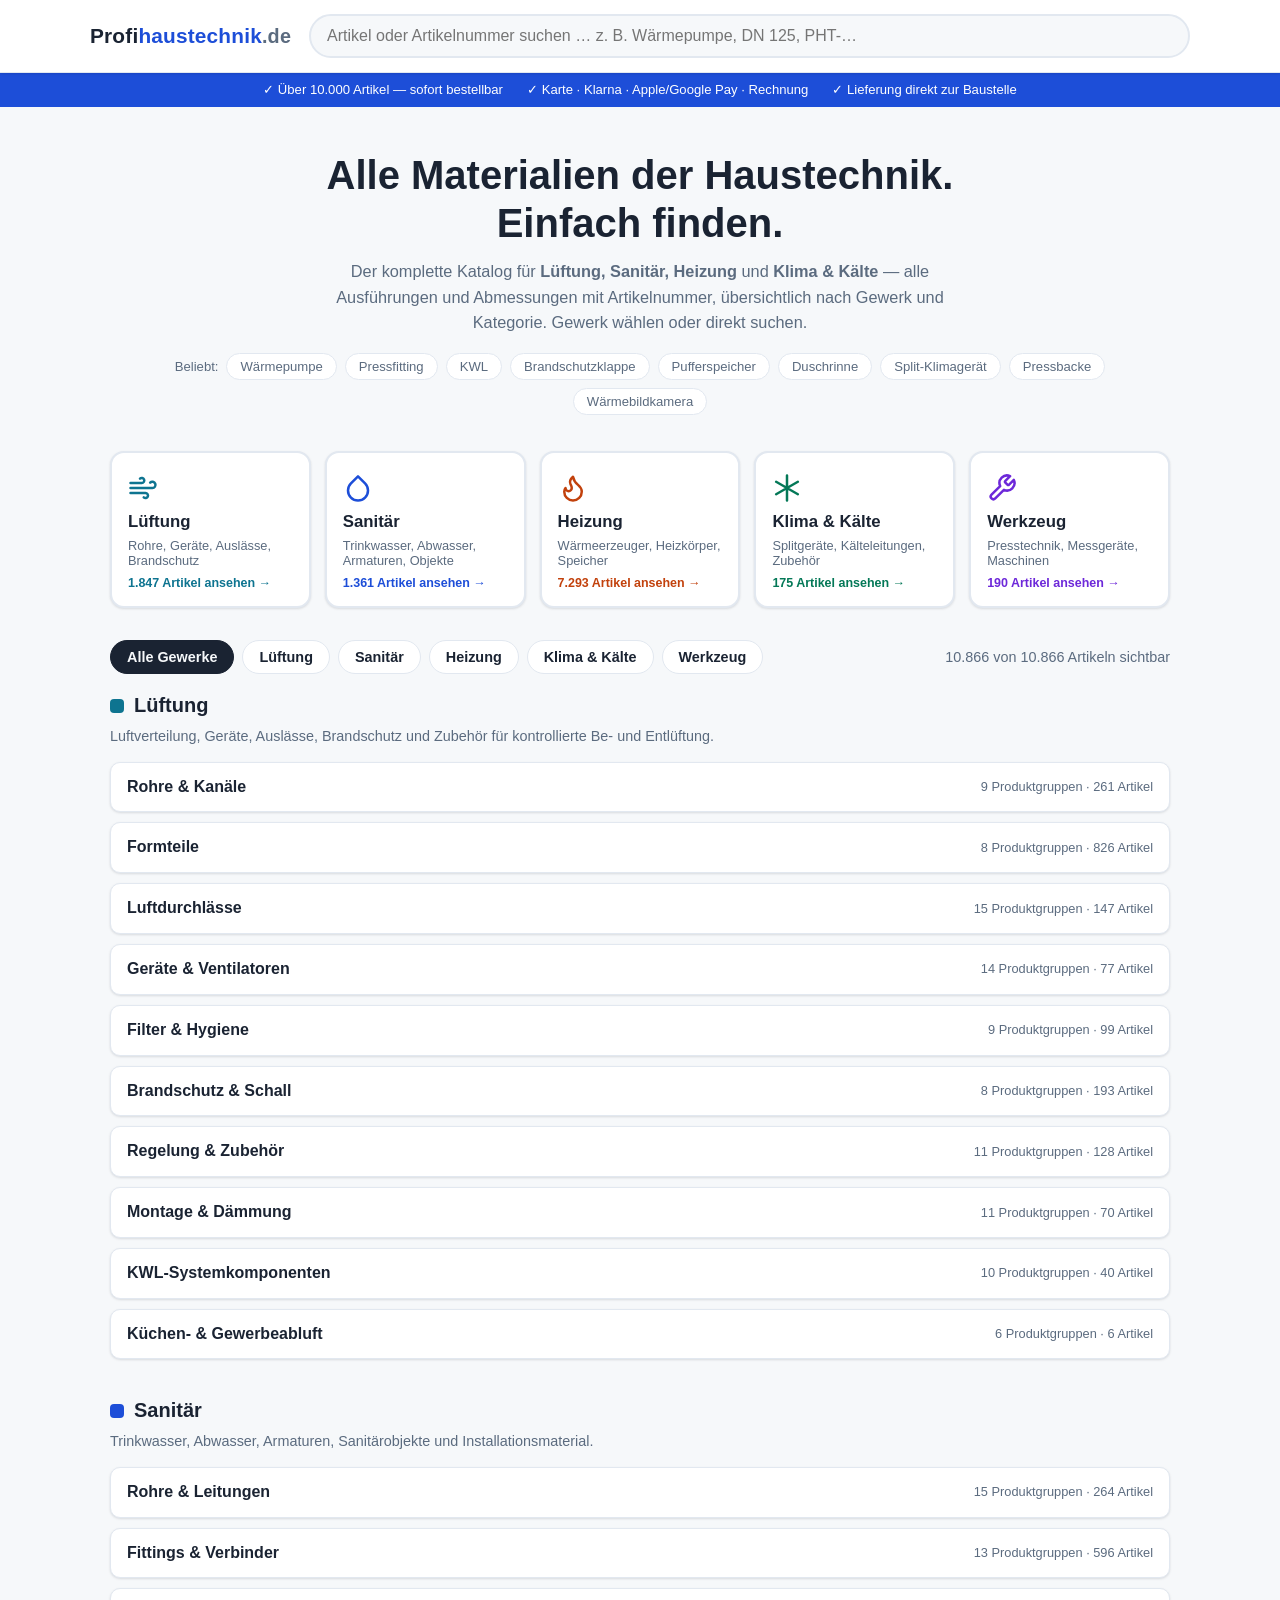
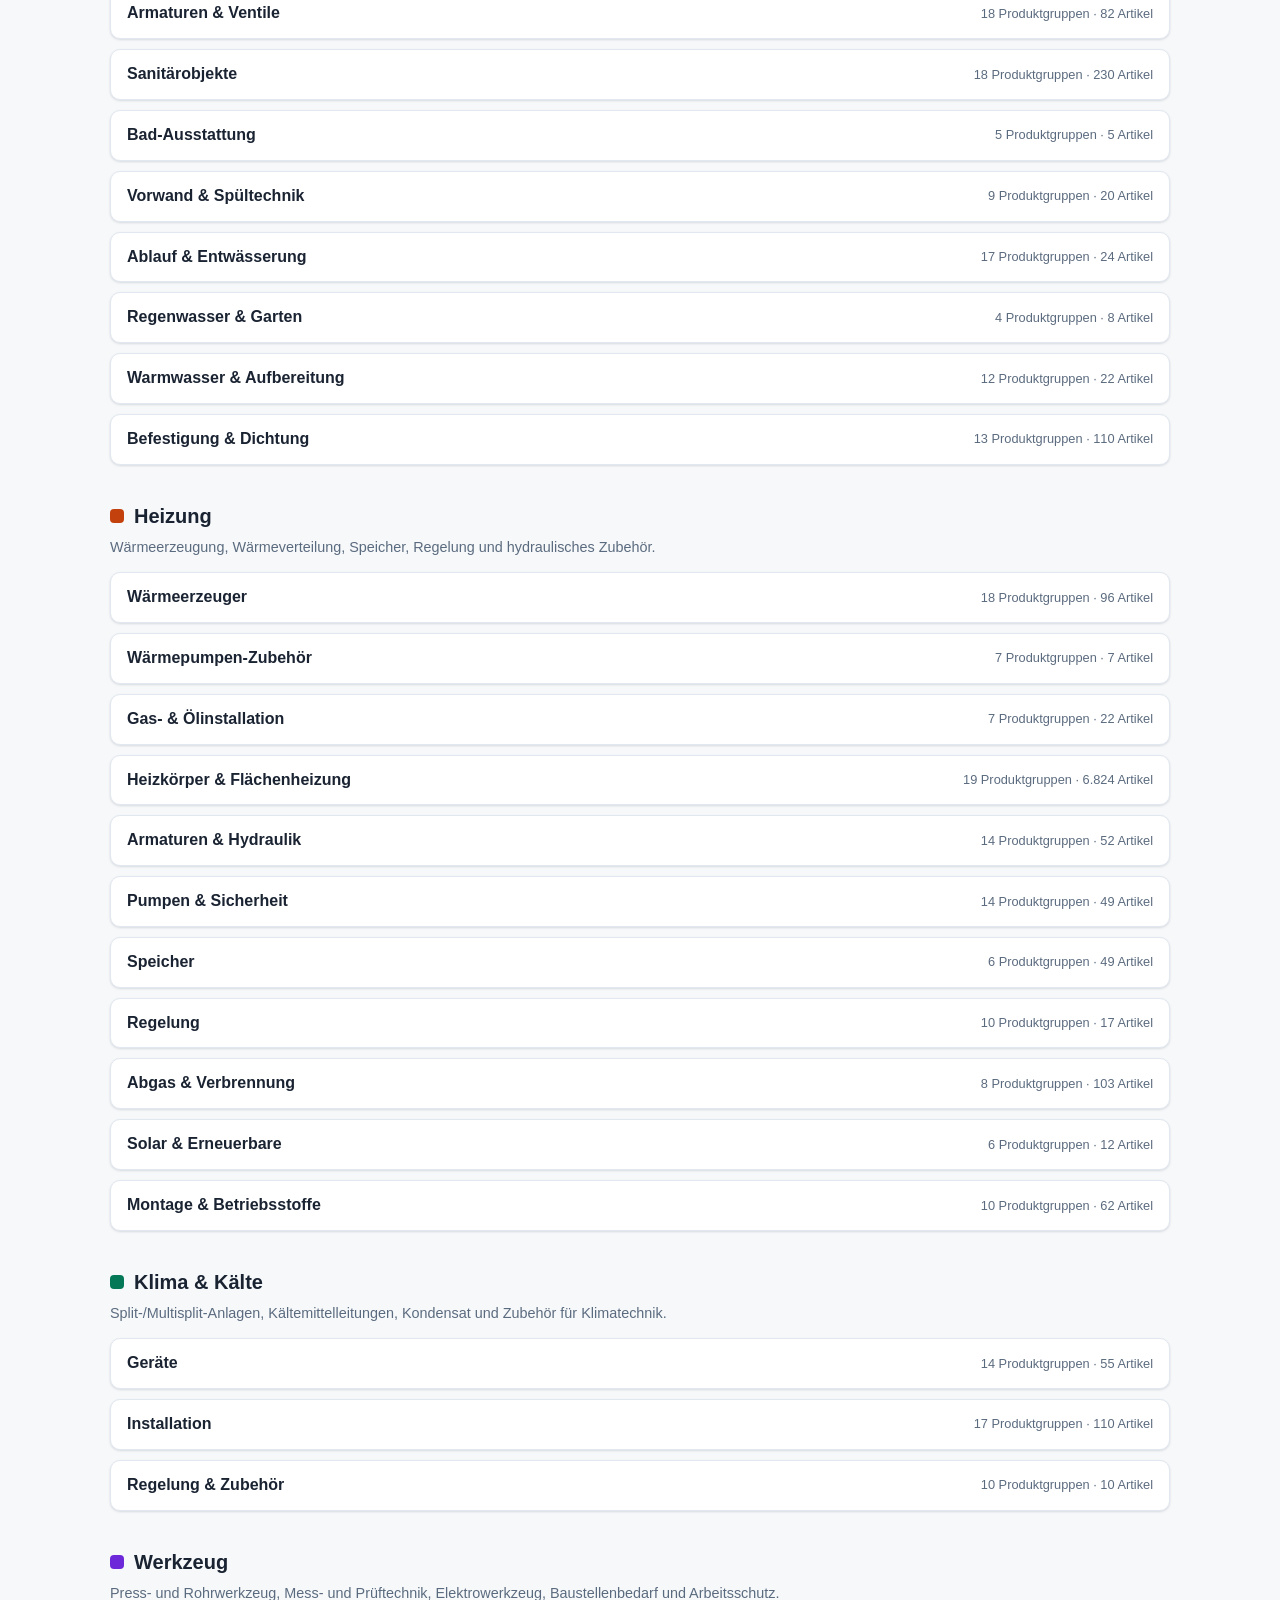
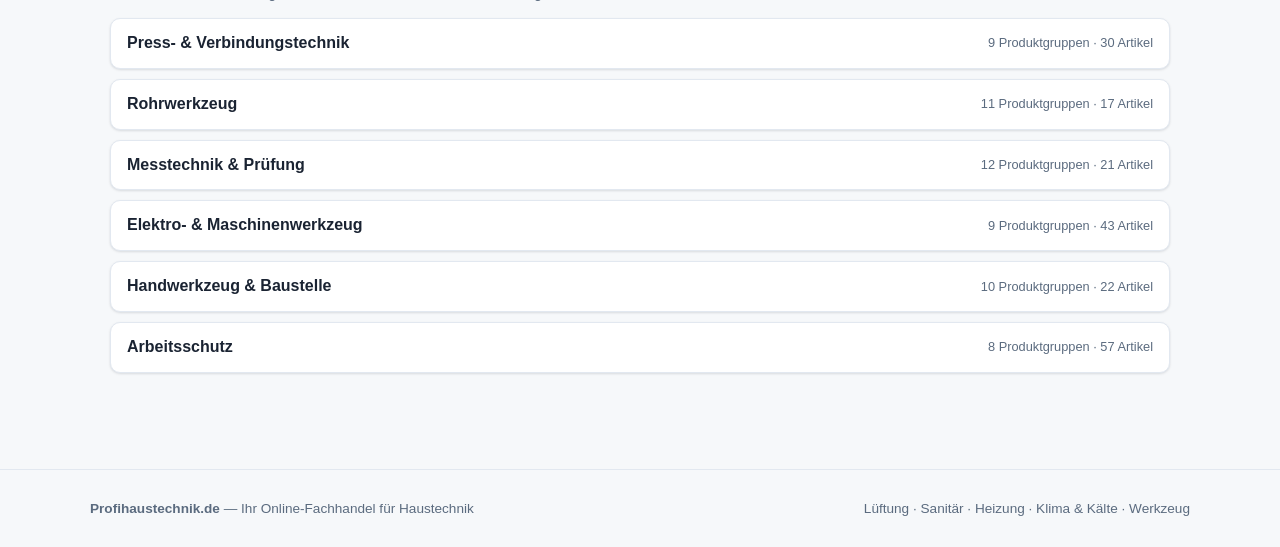
<file: website/index.html>
<!DOCTYPE html>
<html lang="de">
<head>
<meta charset="UTF-8">
<meta name="viewport" content="width=device-width, initial-scale=1.0">
<title>Profihaustechnik.de — Materialien für Lüftung, Sanitär, Heizung & Klima</title>
<meta name="description" content="Profihaustechnik.de — der Online-Fachhandel für Haustechnik: über 10.000 Artikel für Lüftung, Sanitär, Heizung, Klima und Werkzeug. Sofort bestellbar.">
<style>
  :root {
    --bg: #f6f8fa;
    --surface: #ffffff;
    --text: #1a2332;
    --muted: #5b6b7f;
    --border: #e2e8f0;
    --shadow: 0 1px 3px rgba(16, 24, 40, .08), 0 1px 2px rgba(16, 24, 40, .05);
    --lueftung: #0e7490;
    --lueftung-bg: #e0f2f8;
    --sanitaer: #1d4ed8;
    --sanitaer-bg: #e3eafc;
    --heizung: #c2410c;
    --heizung-bg: #fdeadd;
    --klima: #047857;
    --klima-bg: #dcf2ea;
    --werkzeug: #6d28d9;
    --werkzeug-bg: #ede9fe;
    --accent: #1a2332;
  }
  @media (prefers-color-scheme: dark) {
    :root {
      --bg: #0f1520;
      --surface: #1a2332;
      --text: #e8edf4;
      --muted: #9aa8bb;
      --border: #2c3a4f;
      --shadow: 0 1px 3px rgba(0, 0, 0, .4);
      --lueftung: #38bdf8;
      --lueftung-bg: #103247;
      --sanitaer: #93b4f8;
      --sanitaer-bg: #1c2c52;
      --heizung: #fb923c;
      --heizung-bg: #43261263;
      --klima: #34d399;
      --klima-bg: #0c3328;
      --werkzeug: #a78bfa;
      --werkzeug-bg: #2a2150;
      --accent: #e8edf4;
    }
  }
  * { margin: 0; padding: 0; box-sizing: border-box; }
  html { scroll-behavior: smooth; }
  body {
    font-family: -apple-system, BlinkMacSystemFont, "Segoe UI", Roboto, "Helvetica Neue", Arial, sans-serif;
    background: var(--bg);
    color: var(--text);
    line-height: 1.55;
  }
  header.top {
    background: var(--surface);
    border-bottom: 1px solid var(--border);
    padding: 14px 20px;
    position: sticky;
    top: 0;
    z-index: 20;
    box-shadow: var(--shadow);
  }
  .top-inner {
    max-width: 1100px;
    margin: 0 auto;
    display: flex;
    align-items: center;
    gap: 18px;
    flex-wrap: wrap;
  }
  .logo {
    font-size: 1.3rem;
    font-weight: 800;
    letter-spacing: .2px;
    text-decoration: none;
    color: var(--text);
    white-space: nowrap;
  }
  .logo span { color: var(--sanitaer); }
  .logo em { font-style: normal; color: var(--muted); font-weight: 600; font-size: .95em; }
  #suche {
    flex: 1 1 260px;
    padding: 11px 16px;
    border: 2px solid var(--border);
    border-radius: 999px;
    font-size: 1rem;
    background: var(--bg);
    color: var(--text);
    outline: none;
    transition: border-color .15s;
  }
  #suche:focus { border-color: var(--sanitaer); }
  .usp {
    background: var(--sanitaer);
    color: #fff;
    font-size: .82rem;
    padding: 7px 20px;
  }
  .usp-inner {
    max-width: 1100px;
    margin: 0 auto;
    display: flex;
    gap: 24px;
    flex-wrap: wrap;
    justify-content: center;
  }
  .hero {
    max-width: 1100px;
    margin: 0 auto;
    padding: 44px 20px 10px;
    text-align: center;
  }
  .hero h1 { font-size: clamp(1.6rem, 4vw, 2.5rem); line-height: 1.2; }
  .hero p {
    color: var(--muted);
    max-width: 640px;
    margin: 12px auto 0;
    font-size: 1.02rem;
  }
  .beliebt {
    display: flex;
    gap: 8px;
    flex-wrap: wrap;
    justify-content: center;
    margin-top: 18px;
  }
  .beliebt .tag {
    border: 1px solid var(--border);
    background: var(--surface);
    color: var(--muted);
    border-radius: 999px;
    padding: 5px 13px;
    font-size: .82rem;
    cursor: pointer;
  }
  .beliebt .tag:hover { color: var(--text); border-color: var(--sanitaer); }
  .kacheln {
    max-width: 1100px;
    margin: 26px auto 8px;
    padding: 0 20px;
    display: grid;
    grid-template-columns: repeat(auto-fit, minmax(200px, 1fr));
    gap: 14px;
  }
  .kachel {
    background: var(--surface);
    border: 2px solid var(--border);
    border-radius: 14px;
    padding: 20px 16px 16px;
    text-align: left;
    cursor: pointer;
    color: var(--text);
    display: flex;
    flex-direction: column;
    gap: 6px;
    transition: transform .12s, border-color .12s;
    box-shadow: var(--shadow);
  }
  .kachel:hover { transform: translateY(-3px); }
  .kachel-icon svg { width: 30px; height: 30px; }
  .kachel-name { font-weight: 700; font-size: 1.05rem; }
  .kachel-kurz { color: var(--muted); font-size: .8rem; }
  .kachel-info { font-size: .78rem; font-weight: 600; margin-top: 2px; }
  .kachel.k-lueftung .kachel-icon, .kachel.k-lueftung .kachel-info { color: var(--lueftung); }
  .kachel.k-sanitaer .kachel-icon, .kachel.k-sanitaer .kachel-info { color: var(--sanitaer); }
  .kachel.k-heizung .kachel-icon, .kachel.k-heizung .kachel-info { color: var(--heizung); }
  .kachel.k-klima .kachel-icon, .kachel.k-klima .kachel-info { color: var(--klima); }
  .kachel.k-werkzeug .kachel-icon, .kachel.k-werkzeug .kachel-info { color: var(--werkzeug); }
  .kachel.k-lueftung.gewaehlt { border-color: var(--lueftung); background: var(--lueftung-bg); }
  .kachel.k-sanitaer.gewaehlt { border-color: var(--sanitaer); background: var(--sanitaer-bg); }
  .kachel.k-heizung.gewaehlt { border-color: var(--heizung); background: var(--heizung-bg); }
  .kachel.k-klima.gewaehlt { border-color: var(--klima); background: var(--klima-bg); }
  .kachel.k-werkzeug.gewaehlt { border-color: var(--werkzeug); background: var(--werkzeug-bg); }
  .katalog-kopf {
    display: flex;
    justify-content: space-between;
    align-items: center;
    gap: 12px;
    flex-wrap: wrap;
    margin-bottom: 16px;
  }
  .werkzeuge { display: flex; align-items: center; gap: 12px; flex-wrap: wrap; }
  .klein {
    border: 1px solid var(--border);
    background: var(--surface);
    color: var(--text);
    border-radius: 8px;
    padding: 6px 12px;
    font-size: .82rem;
    cursor: pointer;
  }
  #nachOben {
    position: fixed;
    right: 18px;
    bottom: 18px;
    width: 44px;
    height: 44px;
    border-radius: 50%;
    border: 1px solid var(--border);
    background: var(--surface);
    color: var(--text);
    font-size: 1.2rem;
    cursor: pointer;
    box-shadow: var(--shadow);
    display: none;
    z-index: 30;
  }
  main { max-width: 1100px; margin: 0 auto; padding: 24px 20px 60px; }
  .statistik { color: var(--muted); font-size: .9rem; }
  .gewerk { margin-bottom: 36px; }
  .gewerk-titel {
    display: flex;
    align-items: center;
    gap: 10px;
    font-size: 1.25rem;
    margin-bottom: 4px;
  }
  .gewerk-titel .punkt { width: 14px; height: 14px; border-radius: 4px; flex: none; }
  .gewerk-beschreibung { color: var(--muted); font-size: .9rem; margin-bottom: 14px; }
  .kategorie { margin-bottom: 10px; }
  .kategorie-kopf {
    width: 100%;
    text-align: left;
    display: flex;
    justify-content: space-between;
    align-items: center;
    gap: 10px;
    padding: 12px 16px;
    background: var(--surface);
    border: 1px solid var(--border);
    border-radius: 10px;
    cursor: pointer;
    font-size: 1rem;
    font-weight: 600;
    color: var(--text);
    box-shadow: var(--shadow);
  }
  .kategorie-kopf .anzahl {
    font-size: .8rem;
    color: var(--muted);
    font-weight: 500;
    white-space: nowrap;
  }
  .material-raster {
    display: grid;
    grid-template-columns: repeat(auto-fill, minmax(280px, 1fr));
    gap: 8px;
    padding: 12px 4px 4px;
  }
  .material {
    background: var(--surface);
    border: 1px solid var(--border);
    border-radius: 12px;
    overflow: hidden;
    display: flex;
    flex-direction: column;
  }
  .material .bild {
    height: 92px;
    display: flex;
    align-items: center;
    justify-content: center;
    flex: none;
    position: relative;
    overflow: hidden;
  }
  .material .bild svg { width: 54px; height: 54px; }
  .material .bild img { position: relative; z-index: 1; background: #fff; }
  .material.g-lueftung .bild { background: var(--lueftung-bg); color: var(--lueftung); }
  .material.g-sanitaer .bild { background: var(--sanitaer-bg); color: var(--sanitaer); }
  .material.g-heizung .bild { background: var(--heizung-bg); color: var(--heizung); }
  .material.g-klima .bild { background: var(--klima-bg); color: var(--klima); }
  .material.g-werkzeug .bild { background: var(--werkzeug-bg); color: var(--werkzeug); }
  .material .inhalt { padding: 10px 12px; }
  .material .name { font-weight: 600; font-size: .92rem; }
  .material .detail { color: var(--muted); font-size: .8rem; margin-top: 2px; }
  .material .var-info {
    display: flex;
    justify-content: space-between;
    align-items: center;
    gap: 8px;
    margin-top: 8px;
    font-size: .78rem;
    color: var(--muted);
  }
  .material .var-knopf {
    border: 1px solid var(--border);
    background: var(--bg);
    color: var(--text);
    border-radius: 6px;
    padding: 3px 10px;
    font-size: .76rem;
    cursor: pointer;
    white-space: nowrap;
  }
  .varianten { margin-top: 8px; border-top: 1px dashed var(--border); padding-top: 6px; }
  .var-zeile {
    display: flex;
    justify-content: space-between;
    gap: 10px;
    font-size: .78rem;
    padding: 3px 0;
    border-bottom: 1px solid var(--border);
  }
  .var-zeile:last-of-type { border-bottom: none; }
  .var-zeile .artnr {
    color: var(--muted);
    font-family: ui-monospace, "SF Mono", Consolas, monospace;
    font-size: .72rem;
    white-space: nowrap;
  }
  .mehr-knopf {
    width: 100%;
    margin-top: 6px;
    border: 1px dashed var(--border);
    background: none;
    color: var(--muted);
    border-radius: 6px;
    padding: 5px;
    font-size: .76rem;
    cursor: pointer;
  }
  .merk-plus {
    border: 1px solid var(--border);
    background: var(--bg);
    color: var(--sanitaer);
    border-radius: 6px;
    width: 24px;
    height: 24px;
    font-size: 1rem;
    line-height: 1;
    cursor: pointer;
    flex: none;
  }
  .merk-plus:hover { border-color: var(--sanitaer); }
  #merklisteKnopf {
    position: fixed;
    left: 18px;
    bottom: 18px;
    border: none;
    background: var(--sanitaer);
    color: #fff;
    border-radius: 999px;
    padding: 12px 20px;
    font-size: .9rem;
    font-weight: 700;
    cursor: pointer;
    box-shadow: 0 4px 14px rgba(0,0,0,.25);
    z-index: 30;
    display: none;
  }
  #merkPanel {
    position: fixed;
    inset: 0;
    background: rgba(10, 15, 25, .55);
    z-index: 40;
    display: none;
    align-items: flex-end;
    justify-content: center;
  }
  #merkPanel.offen { display: flex; }
  .merk-inhalt {
    background: var(--surface);
    color: var(--text);
    width: 100%;
    max-width: 640px;
    max-height: 80vh;
    border-radius: 16px 16px 0 0;
    padding: 18px;
    overflow-y: auto;
  }
  .merk-kopf { display: flex; justify-content: space-between; align-items: center; margin-bottom: 10px; }
  .merk-kopf h3 { font-size: 1.1rem; }
  .merk-zeile {
    display: flex;
    align-items: center;
    gap: 10px;
    padding: 8px 0;
    border-bottom: 1px solid var(--border);
    font-size: .85rem;
  }
  .merk-zeile .info { flex: 1; min-width: 0; }
  .merk-zeile .info .artnr { display: block; }
  .merk-zeile .menge {
    display: flex;
    align-items: center;
    gap: 6px;
  }
  .merk-zeile .menge button {
    width: 26px; height: 26px;
    border: 1px solid var(--border);
    background: var(--bg);
    color: var(--text);
    border-radius: 6px;
    cursor: pointer;
  }
  .merk-aktionen { display: flex; gap: 10px; margin-top: 14px; flex-wrap: wrap; align-items: center; }
  .merk-aktionen .haupt {
    flex: 1 1 200px;
    background: var(--sanitaer);
    color: #fff;
    border: none;
    border-radius: 10px;
    padding: 12px;
    font-size: .95rem;
    font-weight: 700;
    cursor: pointer;
  }
  .merk-aktionen .haupt.zweit { background: var(--klima); }
  .merk-hinweis { color: var(--muted); font-size: .78rem; margin-top: 10px; }
  .merk-summe {
    text-align: right;
    font-size: 1.05rem;
    font-weight: 700;
    padding: 10px 0 2px;
  }
  .merk-summe small { color: var(--muted); font-weight: 400; }
  .merk-felder { display: grid; grid-template-columns: 1fr 1fr; gap: 8px; margin-top: 10px; }
  .merk-felder input {
    padding: 9px 12px;
    border: 1px solid var(--border);
    border-radius: 8px;
    background: var(--bg);
    color: var(--text);
    font-size: .85rem;
    outline: none;
  }
  .merk-felder input:focus { border-color: var(--sanitaer); }
  .merk-felder input#kundeAdresse { grid-column: 1 / -1; }
  .var-preis { font-weight: 700; white-space: nowrap; }
  .leer {
    text-align: center;
    color: var(--muted);
    padding: 60px 20px;
    display: none;
  }
  mark { background: #ffe58f; color: #1a2332; border-radius: 3px; padding: 0 2px; }
  footer {
    border-top: 1px solid var(--border);
    padding: 28px 20px;
    color: var(--muted);
    font-size: .85rem;
  }
  .footer-inner {
    max-width: 1100px;
    margin: 0 auto;
    display: flex;
    justify-content: space-between;
    gap: 16px;
    flex-wrap: wrap;
  }
  @media (max-width: 600px) {
    .logo { font-size: 1.1rem; }
    .usp-inner { gap: 8px; font-size: .75rem; }
    .material-raster { grid-template-columns: 1fr; }
    .kacheln { grid-template-columns: 1fr 1fr; }
  }
</style>
</head>
<body>

<header class="top">
  <div class="top-inner">
    <a class="logo" href="#" id="logoLink">Profi<span>haustechnik</span><em>.de</em></a>
    <input id="suche" type="search" placeholder="Artikel oder Artikelnummer suchen … z. B. Wärmepumpe, DN 125, PHT-…" autocomplete="off">
  </div>
</header>

<div class="usp">
  <div class="usp-inner">
    <span>✓ Über 10.000 Artikel — sofort bestellbar</span>
    <span>✓ Karte · Klarna · Apple/Google Pay · Rechnung</span>
    <span>✓ Lieferung direkt zur Baustelle</span>
  </div>
</div>

<section class="hero">
  <h1>Alle Materialien der Haustechnik.<br>Einfach finden.</h1>
  <p>Der komplette Katalog für <strong>Lüftung, Sanitär, Heizung</strong> und <strong>Klima &amp; Kälte</strong> — alle Ausführungen und Abmessungen mit Artikelnummer, übersichtlich nach Gewerk und Kategorie. Gewerk wählen oder direkt suchen.</p>
  <div class="beliebt" id="beliebt"></div>
</section>

<nav class="kacheln" id="kacheln" aria-label="Gewerke"></nav>

<main id="katalogStart">
  <div class="katalog-kopf">
    <div class="chips" id="chips" style="display:flex;gap:8px;flex-wrap:wrap"></div>
    <div class="werkzeuge">
      <span class="statistik" id="statistik">Katalog wird geladen …</span>
    </div>
  </div>
  <div id="katalog"></div>
  <div class="leer" id="leer">Keine Artikel gefunden. Suchbegriff anpassen oder Filter zurücksetzen.</div>
</main>

<button id="nachOben" title="Nach oben" aria-label="Nach oben">↑</button>
<button id="merklisteKnopf">Warenkorb (0)</button>

<div id="merkPanel">
  <div class="merk-inhalt">
    <div class="merk-kopf">
      <h3>Warenkorb</h3>
      <button class="klein" id="merkSchliessen">Schließen</button>
    </div>
    <div id="merkListe"></div>
    <div class="merk-summe" id="merkSumme"></div>
    <div class="merk-felder">
      <input id="kundeName" placeholder="Name / Firma *">
      <input id="kundeMail" type="email" placeholder="E-Mail">
      <input id="kundeTel" placeholder="Telefon">
      <input id="kundeAdresse" placeholder="Lieferadresse (Straße, PLZ, Ort) *">
    </div>
    <div class="merk-aktionen">
      <button class="haupt" id="kaufenOnline">Jetzt online bezahlen</button>
      <button class="haupt zweit" id="kaufenRechnung">Auf Rechnung bestellen</button>
      <button class="klein" id="merkLeeren">Leeren</button>
    </div>
    <p class="merk-hinweis" id="merkStatus"></p>
    <p class="merk-hinweis">Zahlarten: Karte · Apple Pay · Google Pay · Klarna · SEPA · Kauf auf Rechnung.
    Alle Preise inkl. 19 % MwSt., zzgl. Versand. Adressfelder (*) nur für Kauf auf Rechnung nötig —
    bei Online-Zahlung fragt die sichere Bezahlseite die Adresse ab.</p>
  </div>
</div>

<footer>
  <div class="footer-inner">
    <div><strong>Profihaustechnik.de</strong> — Ihr Online-Fachhandel für Haustechnik</div>
    <div>Lüftung · Sanitär · Heizung · Klima &amp; Kälte · Werkzeug</div>
  </div>
</footer>

<style>
  .chip {
    padding: 8px 16px;
    border-radius: 999px;
    border: 1px solid var(--border);
    background: var(--surface);
    color: var(--text);
    cursor: pointer;
    font-size: .9rem;
    font-weight: 600;
  }
  .chip.aktiv-alle { background: var(--accent); color: var(--bg); border-color: var(--accent); }
  .chip.aktiv-lueftung { background: var(--lueftung); color: #fff; border-color: var(--lueftung); }
  .chip.aktiv-sanitaer { background: var(--sanitaer); color: #fff; border-color: var(--sanitaer); }
  .chip.aktiv-heizung { background: var(--heizung); color: #fff; border-color: var(--heizung); }
  .chip.aktiv-klima { background: var(--klima); color: #fff; border-color: var(--klima); }
  .chip.aktiv-werkzeug { background: var(--werkzeug); color: #fff; border-color: var(--werkzeug); }
</style>

<script>
const GEWERKE = {
  lueftung: { name: "Lüftung", kurz: "Rohre, Geräte, Auslässe, Brandschutz", beschreibung: "Luftverteilung, Geräte, Auslässe, Brandschutz und Zubehör für kontrollierte Be- und Entlüftung." },
  sanitaer: { name: "Sanitär", kurz: "Trinkwasser, Abwasser, Armaturen, Objekte", beschreibung: "Trinkwasser, Abwasser, Armaturen, Sanitärobjekte und Installationsmaterial." },
  heizung:  { name: "Heizung", kurz: "Wärmeerzeuger, Heizkörper, Speicher", beschreibung: "Wärmeerzeugung, Wärmeverteilung, Speicher, Regelung und hydraulisches Zubehör." },
  klima:    { name: "Klima & Kälte", kurz: "Splitgeräte, Kälteleitungen, Zubehör", beschreibung: "Split-/Multisplit-Anlagen, Kältemittelleitungen, Kondensat und Zubehör für Klimatechnik." },
  werkzeug: { name: "Werkzeug", kurz: "Presstechnik, Messgeräte, Maschinen", beschreibung: "Press- und Rohrwerkzeug, Mess- und Prüftechnik, Elektrowerkzeug, Baustellenbedarf und Arbeitsschutz." }
};

const ICONS = {
  lueftung: '<svg viewBox="0 0 24 24" fill="none" stroke="currentColor" stroke-width="2" stroke-linecap="round"><path d="M9.59 4.59A2 2 0 1 1 11 8H2m10.59 11.41A2 2 0 1 0 14 16H2m15.73-8.27A2.5 2.5 0 1 1 19.5 12H2"/></svg>',
  sanitaer: '<svg viewBox="0 0 24 24" fill="none" stroke="currentColor" stroke-width="2" stroke-linejoin="round"><path d="M12 2.69l5.66 5.66a8 8 0 1 1-11.31 0z"/></svg>',
  heizung:  '<svg viewBox="0 0 24 24" fill="none" stroke="currentColor" stroke-width="2" stroke-linejoin="round"><path d="M8.5 14.5A2.5 2.5 0 0 0 11 12c0-1.38-.5-2-1-3-1.07-2.14-.22-4.05 2-6 .5 2.5 2 4.9 4 6.5 2 1.6 3 3.5 3 5.5a7 7 0 1 1-14 0c0-1.15.43-2.29 1-3a2.5 2.5 0 0 0 2.5 2.5z"/></svg>',
  klima:    '<svg viewBox="0 0 24 24" fill="none" stroke="currentColor" stroke-width="2" stroke-linecap="round"><path d="M12 2v20M3.3 7l17.4 10M20.7 7L3.3 17"/></svg>',
  werkzeug: '<svg viewBox="0 0 24 24" fill="none" stroke="currentColor" stroke-width="2" stroke-linecap="round" stroke-linejoin="round"><path d="M14.7 6.3a1 1 0 0 0 0 1.4l1.6 1.6a1 1 0 0 0 1.4 0l3.77-3.77a6 6 0 0 1-7.94 7.94l-6.91 6.91a2.12 2.12 0 0 1-3-3l6.91-6.91a6 6 0 0 1 7.94-7.94l-3.76 3.76z"/></svg>'
};

const BELIEBT = ["Wärmepumpe", "Pressfitting", "KWL", "Brandschutzklappe", "Pufferspeicher", "Duschrinne", "Split-Klimagerät", "Pressbacke", "Wärmebildkamera"];

// Produktbild je Kategorie (Linien-Illustration, gefärbt je Gewerk)
const S = (inhalt) => `<svg viewBox="0 0 24 24" fill="none" stroke="currentColor" stroke-width="1.5" stroke-linecap="round" stroke-linejoin="round">${inhalt}</svg>`;
const KAT_BILD = {
  "Rohre & Kanäle": S('<path d="M3 7h9a6 6 0 0 1 6 6v8"/><path d="M3 11h9a2 2 0 0 1 2 2v8"/><path d="M3 7v4M18 21h-4"/>'),
  "Rohre & Leitungen": S('<path d="M3 7h9a6 6 0 0 1 6 6v8"/><path d="M3 11h9a2 2 0 0 1 2 2v8"/><path d="M3 7v4M18 21h-4"/>'),
  "Formteile": S('<path d="M3 8h18v4h-7v9h-4v-9H3z"/>'),
  "Fittings & Verbinder": S('<path d="M3 9h7v6H3zM14 9h7v6h-7z"/><path d="M10 10.5h4v3h-4z"/>'),
  "Luftdurchlässe": S('<circle cx="12" cy="12" r="9"/><path d="M7 9h10M7 12h10M7 15h10"/>'),
  "Geräte & Ventilatoren": S('<circle cx="12" cy="12" r="9"/><circle cx="12" cy="12" r="2"/><path d="M12 10V4.5M13.8 13l4.8 2.8M10.2 13l-4.8 2.8"/>'),
  "Filter & Hygiene": S('<rect x="5" y="4" width="14" height="16" rx="2"/><path d="M8 8h8M8 12h8M8 16h8" stroke-dasharray="2.2 2.2"/>'),
  "Brandschutz & Schall": S('<path d="M12 3l8 3v6c0 5-3.5 8-8 9-4.5-1-8-4-8-9V6z"/><path d="M12 8c-2 2.4-3 3.4-3 4.8a3 3 0 0 0 6 0c0-1.4-1-2.4-3-4.8z"/>'),
  "Regelung & Zubehör": S('<circle cx="12" cy="12" r="8"/><path d="M12 12l3.5-3.5"/><path d="M12 5.5V4M18.5 12H20M5.5 12H4"/>'),
  "Regelung": S('<circle cx="12" cy="12" r="8"/><path d="M12 12l3.5-3.5"/><path d="M12 5.5V4M18.5 12H20M5.5 12H4"/>'),
  "Montage & Dämmung": S('<circle cx="12" cy="10" r="6"/><path d="M12 16v5M9 19.5h6"/>'),
  "Befestigung & Dichtung": S('<circle cx="12" cy="10" r="6"/><path d="M12 16v5M9 19.5h6"/>'),
  "KWL-Systemkomponenten": S('<path d="M4 11l8-7 8 7"/><path d="M6 10v10h12V10"/><circle cx="12" cy="15" r="3"/><path d="M12 13.5v3M10.7 15.8l2.6-1.6"/>'),
  "Küchen- & Gewerbeabluft": S('<path d="M8 4h8l3 9H5z"/><path d="M3 13h18v3H3z"/><path d="M12 16v5"/>'),
  "Armaturen & Ventile": S('<path d="M5 8v8l7-4zM19 8v8l-7-4"/><path d="M12 12V6M9 6h6"/>'),
  "Armaturen & Hydraulik": S('<path d="M5 8v8l7-4zM19 8v8l-7-4"/><path d="M12 12V6M9 6h6"/>'),
  "Sanitärobjekte": S('<path d="M4 10h16v2a7 7 0 0 1-7 7h-2a7 7 0 0 1-7-7z"/><path d="M12 10V6a2 2 0 0 1 2-2h3"/>'),
  "Bad-Ausstattung": S('<circle cx="12" cy="9" r="5.5"/><path d="M8 20.5h8M12 14.5v6"/>'),
  "Vorwand & Spültechnik": S('<rect x="5" y="3" width="14" height="18" rx="2"/><rect x="8" y="6" width="8" height="4"/><circle cx="12" cy="15.5" r="2"/>'),
  "Ablauf & Entwässerung": S('<circle cx="12" cy="12" r="8.5"/><circle cx="12" cy="12" r="3"/><path d="M12 4v3M12 17v3M4 12h3M17 12h3"/>'),
  "Regenwasser & Garten": S('<path d="M7 15a4 4 0 1 1 1-7.9A5 5 0 0 1 17.5 9 3.5 3.5 0 0 1 17 16H7z"/><path d="M9 18.5l-1 2.5M13 18.5l-1 2.5M17 18.5l-1 2.5"/>'),
  "Warmwasser & Aufbereitung": S('<rect x="7" y="2.5" width="10" height="16" rx="4.5"/><path d="M12 8c-1.2 1.5-1.8 2.2-1.8 3.1a1.8 1.8 0 0 0 3.6 0c0-.9-.6-1.6-1.8-3.1z"/><path d="M9 18.5V21M15 18.5V21"/>'),
  "Wärmeerzeuger": S('<rect x="5" y="3" width="14" height="18" rx="2"/><path d="M12 8c-2 2.4-3 3.5-3 4.9a3 3 0 0 0 6 0c0-1.4-1-2.5-3-4.9z"/><path d="M8 21v1.5M16 21v1.5"/>'),
  "Wärmepumpen-Zubehör": S('<rect x="3" y="6" width="18" height="12" rx="2"/><circle cx="10" cy="12" r="3.5"/><path d="M10 8.5V12l2.4 1.6M17 9v6"/>'),
  "Gas- & Ölinstallation": S('<path d="M12 2.5c-2.6 3.2-4 4.9-4 6.8a4 4 0 0 0 8 0c0-1.9-1.4-3.6-4-6.8z"/><path d="M12 13.5V21M8.5 18h7"/>'),
  "Heizkörper & Flächenheizung": S('<path d="M5 5v14M8.5 5v14M12 5v14M15.5 5v14M19 5v14"/><path d="M5 8h14M5 16h14"/>'),
  "Pumpen & Sicherheit": S('<circle cx="12" cy="12" r="7.5"/><path d="M12 12l4.8-2.2M12 12l-1.6 4.9M12 12l-3-4.2"/><circle cx="12" cy="12" r="1.2"/>'),
  "Speicher": S('<rect x="7" y="2" width="10" height="20" rx="5"/><path d="M7 8.5h10M7 15.5h10"/>'),
  "Abgas & Verbrennung": S('<path d="M9 21V8l3-3.5L15 8v13"/><path d="M7.5 21h9"/><path d="M11 3.5c0-1.2 2-1.2 2 0"/>'),
  "Solar & Erneuerbare": S('<path d="M5 19l2.5-8h12L17 19z"/><path d="M8.5 14h9M7.5 16.5h9.5"/><circle cx="6" cy="5" r="2"/><path d="M6 1.5v1M2.5 5h1M8.5 5h1M3.8 2.8l.7.7"/>'),
  "Montage & Betriebsstoffe": S('<path d="M8 3h8v4H8z"/><path d="M6 7h12l1 13a1 1 0 0 1-1 1H6a1 1 0 0 1-1-1z"/><path d="M9 12h6"/>'),
  "Geräte": S('<rect x="3" y="5" width="18" height="9" rx="2"/><path d="M6 11.5h12M6 8.5h4"/><path d="M8 17v2.5M12 17v3.5M16 17v2.5"/>'),
  "Installation": S('<circle cx="8" cy="7.5" r="3.5"/><circle cx="16" cy="7.5" r="3.5"/><path d="M8 11v6a2.5 2.5 0 0 0 2.5 2.5h3A2.5 2.5 0 0 0 16 17v-6"/>'),
  "Press- & Verbindungstechnik": S('<rect x="9" y="2.5" width="6" height="7" rx="1"/><path d="M9 9.5L6.5 13h11L15 9.5"/><path d="M8 13v8h8v-8"/><path d="M12 16v2"/>'),
  "Rohrwerkzeug": S('<path d="M14.5 7a4.5 4.5 0 1 0-6 4.2V21h3V11.2A4.5 4.5 0 0 0 14.5 7z"/><path d="M16 14l4 4-2 2-4-4"/>'),
  "Messtechnik & Prüfung": S('<rect x="6" y="2.5" width="12" height="19" rx="2"/><circle cx="12" cy="8" r="3.5"/><path d="M12 8l2-1.5"/><path d="M8.5 15h7M8.5 18h4"/>'),
  "Elektro- & Maschinenwerkzeug": S('<path d="M3 8h12v6H9.5L8.5 18H5l1-4H3z"/><path d="M15 9.5h4v3h-4z"/><path d="M19 11h2.5"/>'),
  "Handwerkzeug & Baustelle": S('<rect x="3" y="9" width="18" height="11" rx="2"/><path d="M9 9V7a3 3 0 0 1 6 0v2"/><path d="M3 13.5h18"/>'),
  "Arbeitsschutz": S('<path d="M4.5 14a7.5 7.5 0 0 1 15 0"/><path d="M2.5 14h19v3h-19z"/><path d="M12 6.5V4"/>')
};

// Echte Produktfotos je Gewerk|Kategorie (bilder.json bzw. window.BILDER);
// die Linien-Illustration bleibt als sofortiger Fallback.
let BILDER = {};

function produktBild(p) {
  const illu = KAT_BILD[p.k] || ICONS[p.g];
  const foto = BILDER[p.g + "|" + p.k];
  if (!foto) return illu;
  return `<img src="${foto}" alt="${p.k}" loading="lazy"
    style="width:100%;height:100%;object-fit:cover"
    onerror="this.remove()">` + `<span class="illu-fallback" style="position:absolute">${illu}</span>`;
}

async function ladeBilder() {
  if (window.BILDER) { BILDER = window.BILDER; return; }
  for (const pfad of ["bilder.json", "katalog/bilder.json", "/katalog/bilder.json"]) {
    try {
      const r = await fetch(pfad);
      if (r.ok) { BILDER = await r.json(); return; }
    } catch (e) { /* nächsten Pfad versuchen */ }
  }
}
const VAR_SCHRITT = 100;
const SUCH_VAR_LIMIT = 50;

let PRODUKTE = [];
let filterGewerk = "alle";
let suchText = "";

const sucheEl = document.getElementById("suche");
const chipsEl = document.getElementById("chips");
const kachelnEl = document.getElementById("kacheln");
const beliebtEl = document.getElementById("beliebt");
const katalogEl = document.getElementById("katalog");
const statistikEl = document.getElementById("statistik");
const leerEl = document.getElementById("leer");
const nachObenEl = document.getElementById("nachOben");

async function ladeDaten() {
  if (window.PRODUKTE) return window.PRODUKTE;
  for (const pfad of ["artikel.json", "katalog/artikel.json", "/katalog/artikel.json"]) {
    try {
      const r = await fetch(pfad);
      if (r.ok) return await r.json();
    } catch (e) { /* nächsten Pfad versuchen */ }
  }
  throw new Error("artikel.json nicht erreichbar");
}

function skuAnzahl(produkte) {
  return produkte.reduce((n, p) => n + p.v.length, 0);
}

function anzahlGewerk(key) {
  return skuAnzahl(PRODUKTE.filter(p => p.g === key));
}

function zahl(n) { return n.toLocaleString("de-DE"); }

function kachelnBauen() {
  kachelnEl.innerHTML = "";
  for (const [key, g] of Object.entries(GEWERKE)) {
    const b = document.createElement("button");
    b.className = "kachel k-" + key + (filterGewerk === key ? " gewaehlt" : "");
    b.innerHTML = `
      <span class="kachel-icon">${ICONS[key]}</span>
      <span class="kachel-name">${g.name}</span>
      <span class="kachel-kurz">${g.kurz}</span>
      <span class="kachel-info">${zahl(anzahlGewerk(key))} Artikel ansehen →</span>`;
    b.onclick = () => {
      filterGewerk = (filterGewerk === key) ? "alle" : key;
      render();
      document.getElementById("katalogStart").scrollIntoView({ behavior: "smooth" });
    };
    kachelnEl.appendChild(b);
  }
}

function beliebtBauen() {
  beliebtEl.innerHTML = '<span style="align-self:center;font-size:.82rem;color:var(--muted)">Beliebt:</span>';
  for (const begriff of BELIEBT) {
    const b = document.createElement("button");
    b.className = "tag";
    b.textContent = begriff;
    b.onclick = () => {
      sucheEl.value = begriff;
      suchText = begriff.toLowerCase();
      filterGewerk = "alle";
      render();
      document.getElementById("katalogStart").scrollIntoView({ behavior: "smooth" });
    };
    beliebtEl.appendChild(b);
  }
}

function chipsBauen() {
  const eintraege = [["alle", "Alle Gewerke"], ...Object.entries(GEWERKE).map(([k, g]) => [k, g.name])];
  chipsEl.innerHTML = "";
  for (const [key, label] of eintraege) {
    const b = document.createElement("button");
    b.className = "chip" + (filterGewerk === key ? " aktiv-" + key : "");
    b.textContent = label;
    b.onclick = () => { filterGewerk = key; render(); };
    chipsEl.appendChild(b);
  }
}

function markieren(text) {
  if (!suchText) return text;
  const i = text.toLowerCase().indexOf(suchText);
  if (i < 0) return text;
  return text.slice(0, i) + "<mark>" + text.slice(i, i + suchText.length) + "</mark>" + text.slice(i + suchText.length);
}

// Treffer: Produktgruppe (Name/Detail) oder einzelne Varianten (Ausführung/Artikelnummer)
function treffer(p) {
  if (!suchText) return { passt: true, varianten: null };
  if ((p.n + " " + p.d).toLowerCase().includes(suchText)) return { passt: true, varianten: null };
  const passende = p.v.filter(([ausf, nr]) =>
    ausf.toLowerCase().includes(suchText) || nr.toLowerCase().includes(suchText));
  return passende.length ? { passt: true, varianten: passende } : { passt: false, varianten: null };
}

function variantenListe(container, produkt, liste, hervorheben) {
  let gezeigt = 0;
  const wrap = document.createElement("div");
  wrap.className = "varianten";
  container.appendChild(wrap);
  const mehr = document.createElement("button");
  mehr.className = "mehr-knopf";
  const nachladen = () => {
    const bis = Math.min(gezeigt + VAR_SCHRITT, liste.length);
    let html = "";
    for (let i = gezeigt; i < bis; i++) {
      const [ausf, nr, cent] = liste[i];
      html += `<div class="var-zeile"><span>${hervorheben ? markieren(ausf) : ausf}<br><span class="artnr">${hervorheben ? markieren(nr) : nr} · je ${produkt.e}</span></span><span style="display:flex;align-items:center;gap:8px"><span class="var-preis">${geld(cent)}</span><button class="merk-plus" data-nr="${nr}" title="In den Warenkorb">+</button></span></div>`;
    }
    wrap.insertAdjacentHTML("beforeend", html);
    gezeigt = bis;
    if (gezeigt >= liste.length) mehr.remove();
    else mehr.textContent = `Weitere ${zahl(Math.min(VAR_SCHRITT, liste.length - gezeigt))} von ${zahl(liste.length - gezeigt)} Varianten laden`;
  };
  nachladen();
  if (gezeigt < liste.length) {
    mehr.textContent = `Weitere ${zahl(Math.min(VAR_SCHRITT, liste.length - gezeigt))} von ${zahl(liste.length - gezeigt)} Varianten laden`;
    mehr.onclick = nachladen;
    container.appendChild(mehr);
  }
}

function materialKarte(p, suchVarianten) {
  const karte = document.createElement("div");
  karte.className = "material g-" + p.g;
  const einzeln = p.v.length === 1;
  karte.innerHTML = `
    <div class="bild">${produktBild(p)}</div>
    <div class="inhalt">
      <div class="name">${markieren(p.n)}</div>
      <div class="detail">${markieren(p.d)}</div>
      <div class="var-info">
        <span>${einzeln ? `<span class="var-preis">${geld(p.v[0][2])}</span> · <span class="artnr">${markieren(p.v[0][1])}</span> · je ${p.e}` : zahl(p.v.length) + " Ausführungen ab " + geld(Math.min(...p.v.map(v => v[2])))}</span>
        ${einzeln ? `<button class="merk-plus" data-nr="${p.v[0][1]}" title="In den Warenkorb">+</button>` : '<button class="var-knopf">Varianten anzeigen</button>'}
      </div>
    </div>`;
  const inhalt = karte.querySelector(".inhalt");
  if (!einzeln) {
    const knopf = karte.querySelector(".var-knopf");
    let offen = false;
    knopf.onclick = () => {
      offen = !offen;
      knopf.textContent = offen ? "Varianten ausblenden" : "Varianten anzeigen";
      inhalt.querySelectorAll(".varianten, .mehr-knopf").forEach(el => el.remove());
      if (offen) variantenListe(inhalt, p, p.v, false);
    };
    if (suchVarianten) {
      const begrenzt = suchVarianten.slice(0, SUCH_VAR_LIMIT);
      variantenListe(inhalt, p, begrenzt, true);
      if (suchVarianten.length > SUCH_VAR_LIMIT) {
        const hinweis = document.createElement("div");
        hinweis.className = "detail";
        hinweis.textContent = `+ ${zahl(suchVarianten.length - SUCH_VAR_LIMIT)} weitere passende Varianten — Suche verfeinern`;
        inhalt.appendChild(hinweis);
      }
      knopf.textContent = `Alle ${zahl(p.v.length)} Varianten anzeigen`;
      knopf.onclick = () => {
        inhalt.querySelectorAll(".varianten, .mehr-knopf").forEach(el => el.remove());
        variantenListe(inhalt, p, p.v, false);
        knopf.remove();
      };
    }
  }
  return karte;
}

function render() {
  chipsBauen();
  kachelnBauen();
  katalogEl.innerHTML = "";
  let sichtbareSkus = 0;

  for (const [gewerkKey, gewerk] of Object.entries(GEWERKE)) {
    if (filterGewerk !== "alle" && filterGewerk !== gewerkKey) continue;

    const kategorien = new Map();
    for (const p of PRODUKTE) {
      if (p.g !== gewerkKey) continue;
      const t = treffer(p);
      if (!t.passt) continue;
      if (!kategorien.has(p.k)) kategorien.set(p.k, []);
      kategorien.get(p.k).push([p, t.varianten]);
    }
    if (!kategorien.size) continue;

    const sektion = document.createElement("section");
    sektion.className = "gewerk";
    const farbe = getComputedStyle(document.documentElement).getPropertyValue("--" + gewerkKey);
    sektion.innerHTML = `
      <h2 class="gewerk-titel"><span class="punkt" style="background:${farbe}"></span>${gewerk.name}</h2>
      <p class="gewerk-beschreibung">${gewerk.beschreibung}</p>`;

    for (const [kategorie, eintraege] of kategorien) {
      const skus = eintraege.reduce((n, [p, v]) => n + (v ? v.length : p.v.length), 0);
      sichtbareSkus += skus;
      const det = document.createElement("details");
      det.className = "kategorie";
      det.open = !!suchText || filterGewerk === gewerkKey;
      const kopf = document.createElement("summary");
      kopf.className = "kategorie-kopf";
      kopf.innerHTML = `<span>${kategorie}</span><span class="anzahl">${zahl(eintraege.length)} ${eintraege.length === 1 ? "Produktgruppe" : "Produktgruppen"} · ${zahl(skus)} Artikel</span>`;
      det.appendChild(kopf);
      const raster = document.createElement("div");
      raster.className = "material-raster";
      const fuellen = () => {
        if (raster.childElementCount) return;
        for (const [p, suchVarianten] of eintraege) raster.appendChild(materialKarte(p, suchVarianten));
      };
      if (det.open) fuellen();
      det.addEventListener("toggle", fuellen);
      det.appendChild(raster);
      sektion.appendChild(det);
    }
    katalogEl.appendChild(sektion);
  }

  const gesamt = skuAnzahl(PRODUKTE);
  statistikEl.textContent = `${zahl(sichtbareSkus)} von ${zahl(gesamt)} Artikeln sichtbar`;
  if (!sichtbareSkus && suchText && filterGewerk !== "alle") {
    const ueberall = PRODUKTE.reduce((n, p) => {
      const t = treffer(p);
      return n + (t.passt ? (t.varianten ? t.varianten.length : p.v.length) : 0);
    }, 0);
    leerEl.innerHTML = ueberall
      ? `Keine Treffer in „${GEWERKE[filterGewerk].name}“. <button class="klein" id="ueberallSuchen">In allen Gewerken suchen (${zahl(ueberall)} Artikel)</button>`
      : "Keine Artikel gefunden. Suchbegriff anpassen oder Filter zurücksetzen.";
    const btn = document.getElementById("ueberallSuchen");
    if (btn) btn.onclick = () => { filterGewerk = "alle"; render(); };
  } else {
    leerEl.textContent = "Keine Artikel gefunden. Suchbegriff anpassen oder Filter zurücksetzen.";
  }
  leerEl.style.display = sichtbareSkus ? "none" : "block";
}

let suchTimer = null;
sucheEl.addEventListener("input", e => {
  clearTimeout(suchTimer);
  suchTimer = setTimeout(() => {
    suchText = e.target.value.trim().toLowerCase();
    render();
  }, 120);
});

document.getElementById("logoLink").addEventListener("click", e => {
  e.preventDefault();
  filterGewerk = "alle";
  suchText = "";
  sucheEl.value = "";
  render();
  window.scrollTo({ top: 0, behavior: "smooth" });
});

window.addEventListener("scroll", () => {
  nachObenEl.style.display = window.scrollY > 600 ? "block" : "none";
});
nachObenEl.addEventListener("click", () => window.scrollTo({ top: 0, behavior: "smooth" }));

// ------------------------- Warenkorb & Kauf -------------------------
const BESTELL_MAIL = "leanstechgmbh@gmail.com";
let MERKLISTE = [];
try { MERKLISTE = JSON.parse(localStorage.getItem("pht_warenkorb") || "[]"); } catch (e) {}
const NR_INDEX = new Map();

const merkKnopfEl = document.getElementById("merklisteKnopf");
const merkPanelEl = document.getElementById("merkPanel");
const merkListeEl = document.getElementById("merkListe");
const merkSummeEl = document.getElementById("merkSumme");
const merkStatusEl = document.getElementById("merkStatus");

function geld(cent) {
  return (cent / 100).toLocaleString("de-DE", { style: "currency", currency: "EUR" });
}

function korbSumme() {
  return MERKLISTE.reduce((s, e) => s + e.cent * e.menge, 0);
}

function merkSpeichern() {
  try { localStorage.setItem("pht_warenkorb", JSON.stringify(MERKLISTE)); } catch (e) {}
  const n = MERKLISTE.reduce((s, e) => s + e.menge, 0);
  merkKnopfEl.textContent = `Warenkorb (${zahl(n)}) · ${geld(korbSumme())}`;
  merkKnopfEl.style.display = MERKLISTE.length ? "block" : "none";
}

function merkAendern(nr, delta) {
  const eintrag = MERKLISTE.find(e => e.nr === nr);
  if (!eintrag) return;
  eintrag.menge += delta;
  if (eintrag.menge <= 0) MERKLISTE = MERKLISTE.filter(e => e.nr !== nr);
  merkSpeichern();
  merkRendern();
}

function merkRendern() {
  merkStatusEl.textContent = "";
  if (!MERKLISTE.length) {
    merkListeEl.innerHTML = '<p class="merk-hinweis">Der Warenkorb ist leer. Im Katalog auf „+" tippen.</p>';
    merkSummeEl.innerHTML = "";
    return;
  }
  merkListeEl.innerHTML = MERKLISTE.map(e => `
    <div class="merk-zeile">
      <div class="info">
        <strong>${e.name}</strong>${e.ausf && e.ausf !== "Standard" ? " — " + e.ausf : ""}
        <span class="artnr">${e.nr} · ${geld(e.cent)} je ${e.e}</span>
      </div>
      <div class="menge">
        <button data-nr="${e.nr}" data-d="-1">−</button>
        <span>${e.menge}</span>
        <button data-nr="${e.nr}" data-d="1">+</button>
      </div>
      <strong>${geld(e.cent * e.menge)}</strong>
    </div>`).join("");
  merkListeEl.querySelectorAll("button").forEach(b =>
    b.onclick = () => merkAendern(b.dataset.nr, parseInt(b.dataset.d, 10)));
  merkSummeEl.innerHTML = `Summe: ${geld(korbSumme())} <small>inkl. MwSt., zzgl. Versand</small>`;
}

document.addEventListener("click", ev => {
  const knopf = ev.target.closest(".merk-plus");
  if (!knopf) return;
  const nr = knopf.dataset.nr;
  const info = NR_INDEX.get(nr);
  if (!info) return;
  const vorhanden = MERKLISTE.find(e => e.nr === nr);
  if (vorhanden) vorhanden.menge += 1;
  else MERKLISTE.push({ nr, name: info.p.n, ausf: info.ausf, e: info.p.e, cent: info.cent, menge: 1 });
  merkSpeichern();
  knopf.textContent = "✓";
  setTimeout(() => { knopf.textContent = "+"; }, 700);
});

merkKnopfEl.onclick = () => { merkRendern(); merkPanelEl.classList.add("offen"); };
document.getElementById("merkSchliessen").onclick = () => merkPanelEl.classList.remove("offen");
merkPanelEl.addEventListener("click", ev => { if (ev.target === merkPanelEl) merkPanelEl.classList.remove("offen"); });
document.getElementById("merkLeeren").onclick = () => { MERKLISTE = []; merkSpeichern(); merkRendern(); };

function statusMeldung(text) { merkStatusEl.textContent = text; }

function korbDaten() {
  return MERKLISTE.map(e => ({ nr: e.nr, menge: e.menge }));
}

// Online-Zahlung: Server erstellt eine Stripe-Checkout-Sitzung (Karte, Apple/
// Google Pay, Klarna, SEPA) und wir leiten auf die sichere Bezahlseite weiter.
document.getElementById("kaufenOnline").onclick = async () => {
  if (!MERKLISTE.length) return;
  statusMeldung("Bezahlseite wird vorbereitet …");
  try {
    const r = await fetch("kasse", { method: "POST",
      headers: { "Content-Type": "application/json" },
      body: JSON.stringify({ artikel: korbDaten() }) });
    const d = await r.json().catch(() => ({}));
    if (r.ok && d.url) { location.href = d.url; return; }
    statusMeldung(d.detail || 'Online-Zahlung ist noch nicht freigeschaltet — bitte „Auf Rechnung bestellen" nutzen.');
  } catch (e) {
    statusMeldung('Vorschau-Modus: Die Online-Zahlung wird mit der Live-Schaltung der Seite aktiv. „Auf Rechnung bestellen" funktioniert schon jetzt.');
  }
};

// Kauf auf Rechnung: Bestellung geht an den Server (E-Mail an uns);
// Fallback ohne Server: fertige Bestell-E-Mail im Mailprogramm öffnen.
document.getElementById("kaufenRechnung").onclick = async () => {
  if (!MERKLISTE.length) return;
  const kunde = {
    name: document.getElementById("kundeName").value.trim(),
    mail: document.getElementById("kundeMail").value.trim(),
    tel: document.getElementById("kundeTel").value.trim(),
    adresse: document.getElementById("kundeAdresse").value.trim()
  };
  if (!kunde.name || !kunde.adresse) {
    statusMeldung("Bitte Name und Lieferadresse ausfüllen (Pflicht bei Kauf auf Rechnung).");
    return;
  }
  statusMeldung("Bestellung wird übermittelt …");
  try {
    const r = await fetch("bestellung", { method: "POST",
      headers: { "Content-Type": "application/json" },
      body: JSON.stringify({ artikel: korbDaten(), kunde }) });
    if (r.ok) {
      MERKLISTE = [];
      merkSpeichern();
      merkRendern();
      statusMeldung("✅ Bestellung eingegangen! Sie erhalten die Rechnung per E-Mail.");
      return;
    }
    throw new Error("Server nicht bereit");
  } catch (e) {
    const zeilen = MERKLISTE.map(x =>
      `${x.menge} ${x.e} — ${x.nr} — ${x.name}${x.ausf && x.ausf !== "Standard" ? " (" + x.ausf + ")" : ""} — je ${geld(x.cent)}`);
    let rumpf = "Verbindliche Bestellung (Kauf auf Rechnung) über profihaustechnik.de:%0A%0A";
    for (const z of zeilen) {
      const naechste = encodeURIComponent(z) + "%0A";
      if ((rumpf + naechste).length > 1500) { rumpf += encodeURIComponent(`… insgesamt ${zeilen.length} Positionen`) + "%0A"; break; }
      rumpf += naechste;
    }
    rumpf += "%0A" + encodeURIComponent(`Summe: ${geld(korbSumme())} inkl. MwSt., zzgl. Versand`) + "%0A%0A";
    rumpf += encodeURIComponent(`Name: ${kunde.name}\nE-Mail: ${kunde.mail}\nTelefon: ${kunde.tel}\nLieferadresse: ${kunde.adresse}`);
    location.href = `mailto:${BESTELL_MAIL}?subject=${encodeURIComponent("Bestellung Profihaustechnik.de — " + kunde.name)}&body=${rumpf}`;
  }
};

Promise.all([ladeDaten(), ladeBilder()]).then(([daten]) => {
  PRODUKTE = daten;
  for (const p of PRODUKTE) for (const [ausf, nr, cent] of p.v) NR_INDEX.set(nr, { p, ausf, cent });
  beliebtBauen();
  render();
  merkSpeichern();
  if (new URLSearchParams(location.search).has("bestellt")) {
    MERKLISTE = [];
    merkSpeichern();
    document.querySelector(".hero p").innerHTML = "✅ <strong>Vielen Dank für Ihre Bestellung!</strong> Die Zahlung ist eingegangen — Bestätigung und Rechnung folgen per E-Mail.";
  }
}).catch(() => {
  statistikEl.textContent = "Fehler: Artikeldaten konnten nicht geladen werden.";
});
</script>
</body>
</html>
</file>
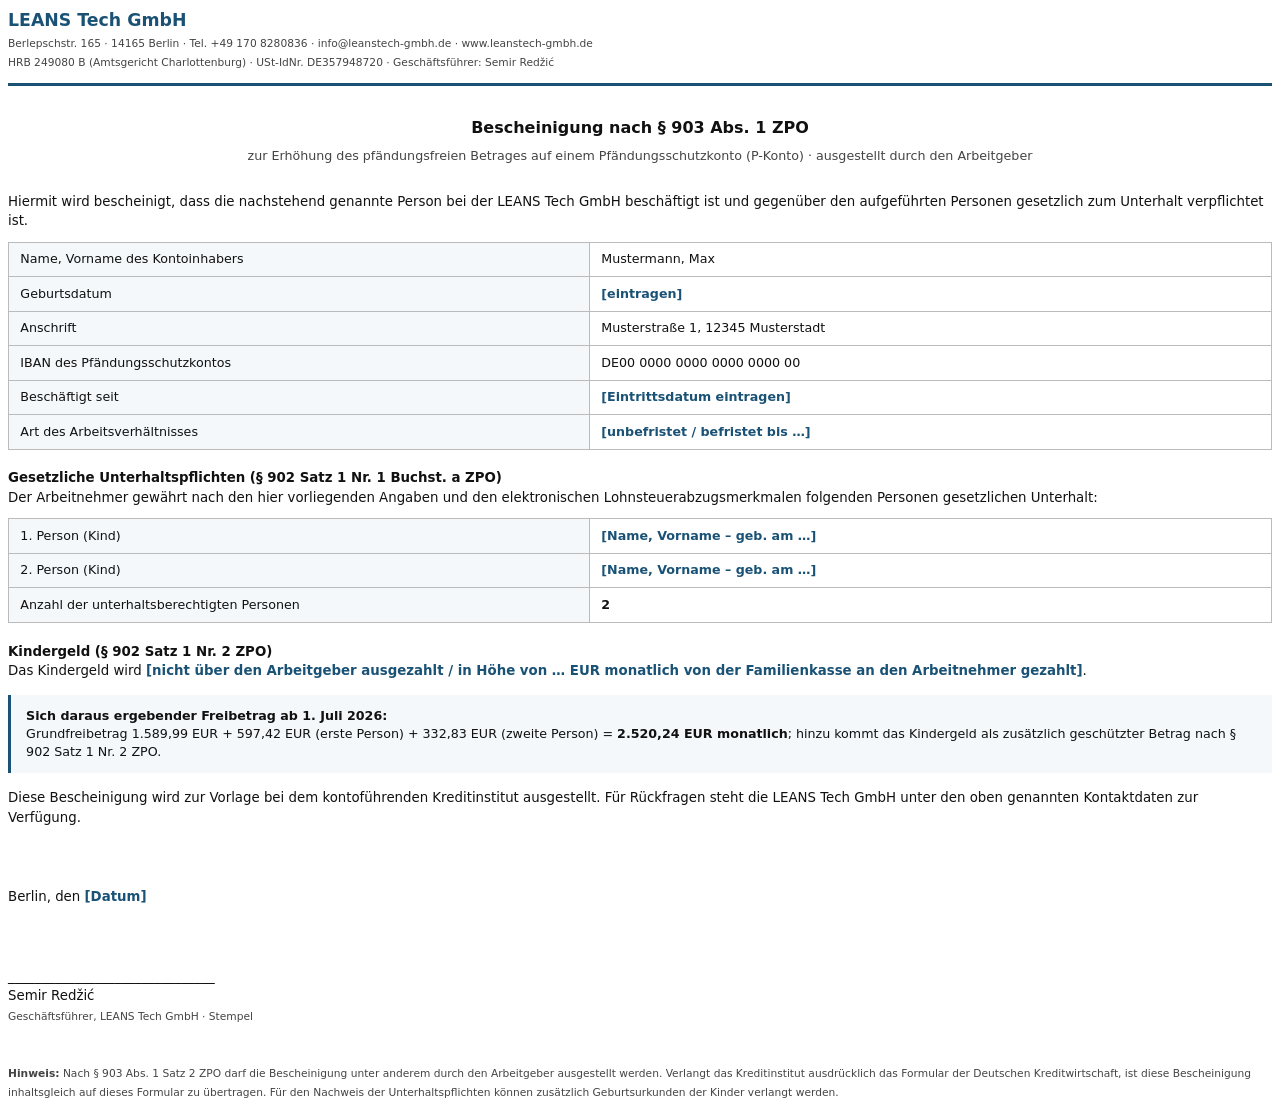
<file: vorlagen/pkonto-bescheinigung-903-muster.html>
<!doctype html>
<html lang="de"><head><meta charset="utf-8">
<style>
@page { size: A4; margin: 20mm 20mm 16mm 22mm; }
body { font-family: "DejaVu Sans", Arial, sans-serif; font-size: 10pt; line-height: 1.45; color:#111; }
.kopf { border-bottom: 3px solid #1a5276; padding-bottom: 3mm; margin-bottom: 8mm; }
.kopf .firma { font-size: 13pt; font-weight: bold; color:#1a5276; }
.kopf small { font-size: 8pt; color:#444; }
h1 { font-size: 12pt; margin: 0 0 2mm 0; text-align:center; }
.sub { text-align:center; font-size: 9.5pt; color:#444; margin-bottom: 7mm; }
p { margin: 0 0 3mm 0; }
table.d { border-collapse: collapse; width: 100%; margin: 3mm 0 5mm 0; font-size: 9.5pt; }
table.d td { border: 1px solid #bbb; padding: 2mm 3mm; }
table.d td.l { width: 46%; background:#f4f8fb; }
.fill { color:#1a5276; font-weight:bold; }
.box { border-left: 3px solid #1a5276; background:#f4f8fb; padding: 3mm 4mm; margin: 4mm 0; font-size: 9.5pt; }
.sig { margin-top: 16mm; }
small { font-size: 8pt; color:#444; }
</style></head><body>

<div class="kopf">
<div class="firma">LEANS Tech GmbH</div>
<small>Berlepschstr. 165 &middot; 14165 Berlin &middot; Tel. +49 170 8280836 &middot;
info@leanstech-gmbh.de &middot; www.leanstech-gmbh.de<br>
HRB 249080 B (Amtsgericht Charlottenburg) &middot; USt-IdNr. DE357948720 &middot;
Geschäftsführer: Semir Redžić</small>
</div>

<h1>Bescheinigung nach § 903 Abs. 1 ZPO</h1>
<div class="sub">zur Erhöhung des pfändungsfreien Betrages auf einem Pfändungsschutzkonto
(P-Konto) &middot; ausgestellt durch den Arbeitgeber</div>

<p>Hiermit wird bescheinigt, dass die nachstehend genannte Person bei der LEANS Tech GmbH
beschäftigt ist und gegenüber den aufgeführten Personen gesetzlich zum Unterhalt
verpflichtet ist.</p>

<table class="d">
<tr><td class="l">Name, Vorname des Kontoinhabers</td><td>Mustermann, Max</td></tr>
<tr><td class="l">Geburtsdatum</td><td class="fill">[eintragen]</td></tr>
<tr><td class="l">Anschrift</td><td>Musterstraße 1, 12345 Musterstadt</td></tr>
<tr><td class="l">IBAN des Pfändungsschutzkontos</td><td>DE00 0000 0000 0000 0000 00</td></tr>
<tr><td class="l">Beschäftigt seit</td><td class="fill">[Eintrittsdatum eintragen]</td></tr>
<tr><td class="l">Art des Arbeitsverhältnisses</td><td class="fill">[unbefristet / befristet bis …]</td></tr>
</table>

<p><b>Gesetzliche Unterhaltspflichten (§ 902 Satz 1 Nr. 1 Buchst. a ZPO)</b><br>
Der Arbeitnehmer gewährt nach den hier vorliegenden Angaben und den elektronischen
Lohnsteuerabzugsmerkmalen folgenden Personen gesetzlichen Unterhalt:</p>

<table class="d">
<tr><td class="l">1. Person (Kind)</td><td class="fill">[Name, Vorname – geb. am …]</td></tr>
<tr><td class="l">2. Person (Kind)</td><td class="fill">[Name, Vorname – geb. am …]</td></tr>
<tr><td class="l">Anzahl der unterhaltsberechtigten Personen</td><td><b>2</b></td></tr>
</table>

<p><b>Kindergeld (§ 902 Satz 1 Nr. 2 ZPO)</b><br>
Das Kindergeld wird <span class="fill">[nicht über den Arbeitgeber ausgezahlt / in Höhe von
… EUR monatlich von der Familienkasse an den Arbeitnehmer gezahlt]</span>.</p>

<div class="box">
<b>Sich daraus ergebender Freibetrag ab 1. Juli 2026:</b><br>
Grundfreibetrag 1.589,99 EUR + 597,42 EUR (erste Person) + 332,83 EUR (zweite Person)
= <b>2.520,24 EUR monatlich</b>; hinzu kommt das Kindergeld als zusätzlich geschützter
Betrag nach § 902 Satz 1 Nr. 2 ZPO.
</div>

<p>Diese Bescheinigung wird zur Vorlage bei dem kontoführenden Kreditinstitut ausgestellt.
Für Rückfragen steht die LEANS Tech GmbH unter den oben genannten Kontaktdaten zur
Verfügung.</p>

<p class="sig">Berlin, den <span class="fill">[Datum]</span></p>

<p style="margin-top:16mm">_______________________________<br>
Semir Redžić<br>
<small>Geschäftsführer, LEANS Tech GmbH &middot; Stempel</small></p>

<p style="margin-top:10mm"><small><b>Hinweis:</b> Nach § 903 Abs. 1 Satz 2 ZPO darf die
Bescheinigung unter anderem durch den Arbeitgeber ausgestellt werden. Verlangt das
Kreditinstitut ausdrücklich das Formular der Deutschen Kreditwirtschaft, ist diese
Bescheinigung inhaltsgleich auf dieses Formular zu übertragen. Für den Nachweis der
Unterhaltspflichten können zusätzlich Geburtsurkunden der Kinder verlangt werden.</small></p>

</body></html>
</file>
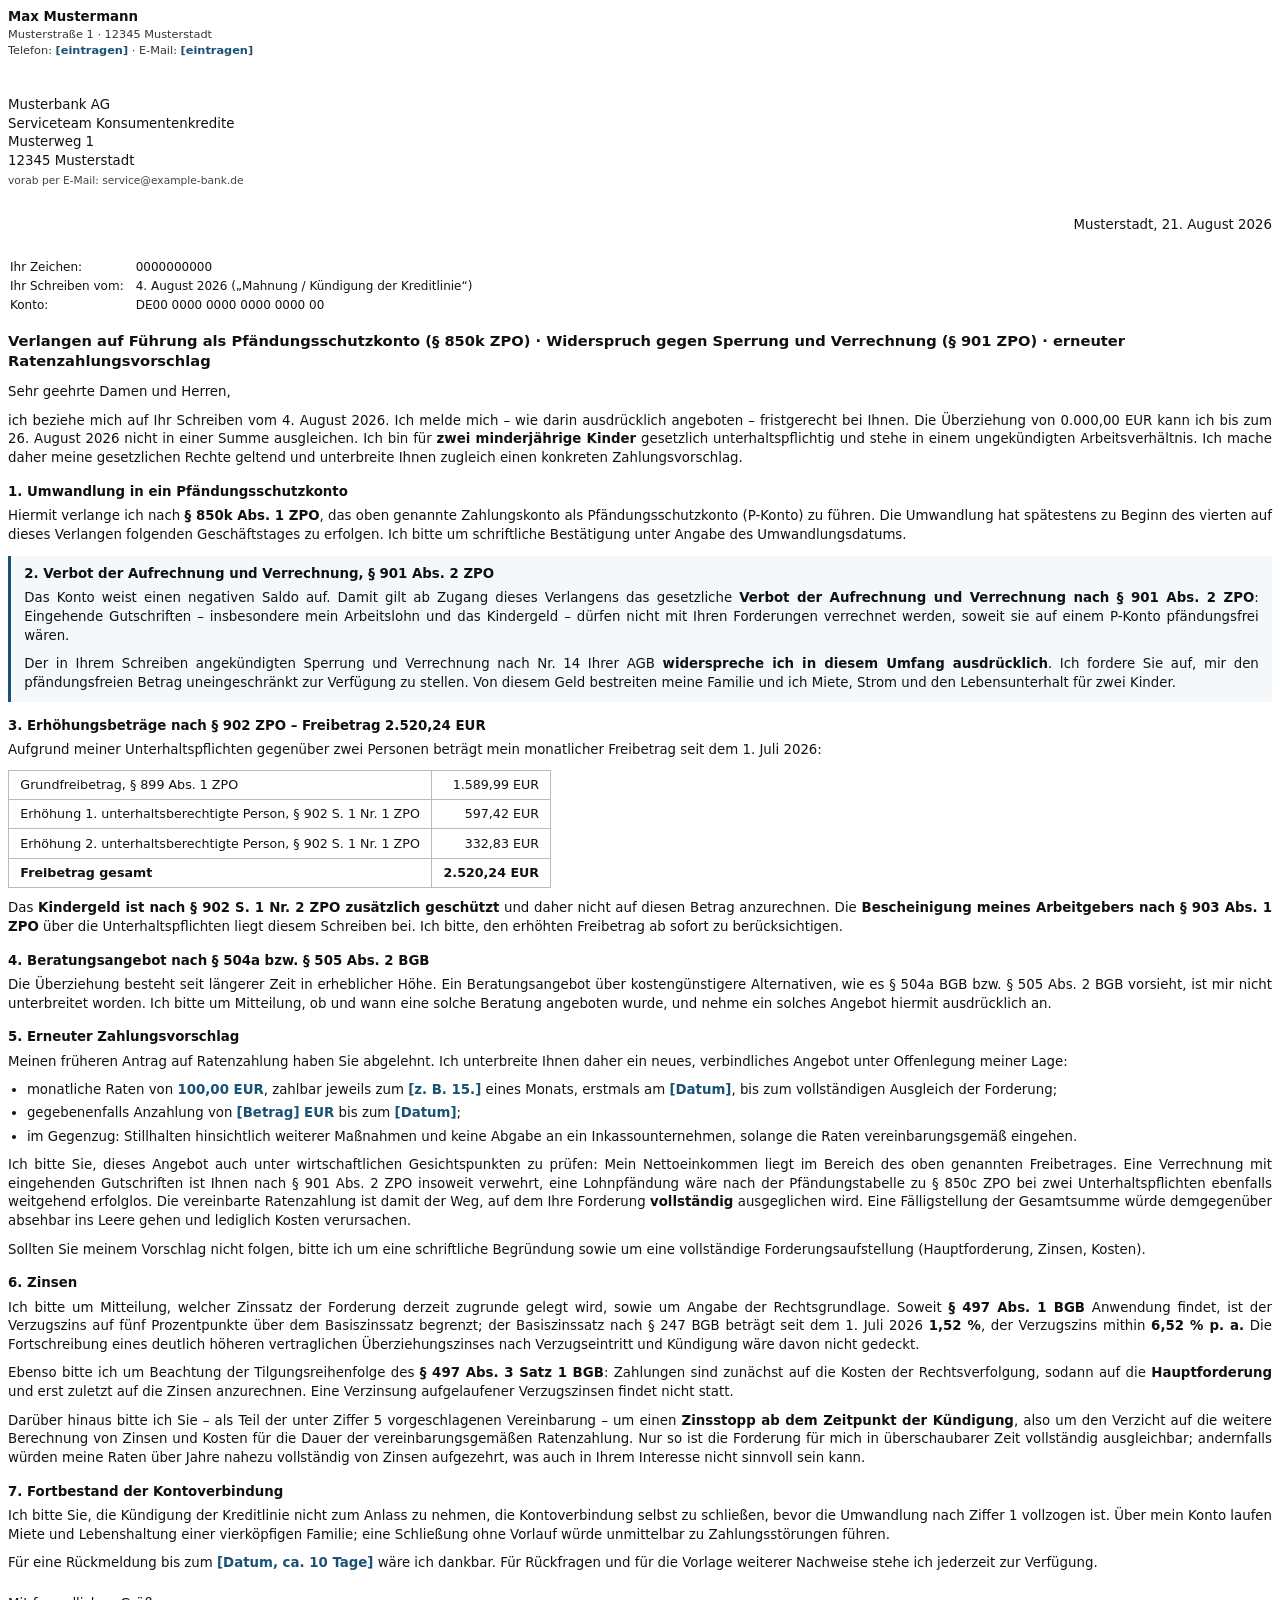
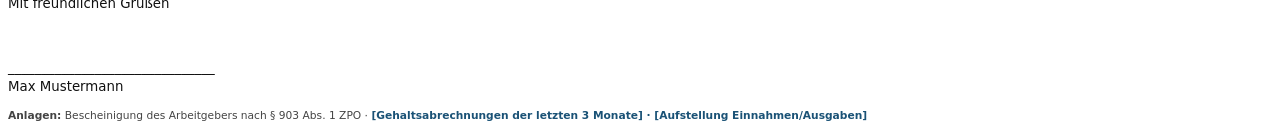
<file: vorlagen/pkonto-schreiben-muster.html>
<!doctype html>
<html lang="de"><head><meta charset="utf-8">
<style>
@page { size: A4; margin: 20mm 20mm 16mm 22mm; }
body { font-family: "DejaVu Sans", Arial, sans-serif; font-size: 10pt; line-height: 1.4; color:#111; }
.abs { font-size: 8.5pt; color:#333; margin-bottom: 10mm; }
.abs b { font-size: 10pt; color:#111; }
.empf { margin-bottom: 7mm; }
.meta { margin: 6mm 0 4mm 0; font-size: 9pt; }
.meta td { padding: 0 10px 0 0; vertical-align: top; }
h1 { font-size: 11pt; margin: 4mm 0 3mm 0; }
h2 { font-size: 10pt; margin: 4mm 0 1.5mm 0; }
p { margin: 0 0 2.6mm 0; text-align: justify; }
ul { margin: 0 0 2.6mm 0; padding-left: 5mm; }
li { margin-bottom: 1.2mm; }
.box { border-left: 3px solid #1a5276; background:#f4f8fb; padding: 2.5mm 3.5mm; margin: 3mm 0; }
table.f { border-collapse: collapse; margin: 2mm 0 3mm 0; font-size: 9.5pt; }
table.f td { border: 1px solid #bbb; padding: 1.4mm 3mm; }
table.f td.r { text-align: right; }
.fill { color:#1a5276; font-weight:bold; }
small { font-size: 8pt; color:#444; }
</style></head><body>

<div class="abs">
<b>Max Mustermann</b><br>
Musterstraße 1 &middot; 12345 Musterstadt<br>
Telefon: <span class="fill">[eintragen]</span> &middot; E-Mail: <span class="fill">[eintragen]</span>
</div>

<div class="empf">
Musterbank AG<br>
Serviceteam Konsumentenkredite<br>
Musterweg 1<br>
12345 Musterstadt<br>
<small>vorab per E-Mail: service@example-bank.de</small>
</div>

<div style="text-align:right">Musterstadt, 21. August 2026</div>

<table class="meta">
<tr><td>Ihr Zeichen:</td><td>0000000000</td></tr>
<tr><td>Ihr Schreiben vom:</td><td>4. August 2026 („Mahnung / Kündigung der Kreditlinie“)</td></tr>
<tr><td>Konto:</td><td>DE00 0000 0000 0000 0000 00</td></tr>
</table>

<h1>Verlangen auf Führung als Pfändungsschutzkonto (§ 850k ZPO) &middot; Widerspruch gegen
Sperrung und Verrechnung (§ 901 ZPO) &middot; erneuter Ratenzahlungsvorschlag</h1>

<p>Sehr geehrte Damen und Herren,</p>

<p>ich beziehe mich auf Ihr Schreiben vom 4. August 2026. Ich melde mich – wie darin
ausdrücklich angeboten – fristgerecht bei Ihnen. Die Überziehung von 0.000,00 EUR kann ich
bis zum 26. August 2026 nicht in einer Summe ausgleichen. Ich bin für <b>zwei minderjährige
Kinder</b> gesetzlich unterhaltspflichtig und stehe in einem ungekündigten
Arbeitsverhältnis. Ich mache daher meine gesetzlichen Rechte geltend und unterbreite Ihnen
zugleich einen konkreten Zahlungsvorschlag.</p>

<h2>1. Umwandlung in ein Pfändungsschutzkonto</h2>
<p>Hiermit verlange ich nach <b>§ 850k Abs. 1 ZPO</b>, das oben genannte Zahlungskonto als
Pfändungsschutzkonto (P-Konto) zu führen. Die Umwandlung hat spätestens zu Beginn des
vierten auf dieses Verlangen folgenden Geschäftstages zu erfolgen. Ich bitte um
schriftliche Bestätigung unter Angabe des Umwandlungsdatums.</p>

<div class="box">
<h2 style="margin-top:0">2. Verbot der Aufrechnung und Verrechnung, § 901 Abs. 2 ZPO</h2>
<p>Das Konto weist einen negativen Saldo auf. Damit gilt ab Zugang dieses Verlangens das
gesetzliche <b>Verbot der Aufrechnung und Verrechnung nach § 901 Abs. 2 ZPO</b>: Eingehende
Gutschriften – insbesondere mein Arbeitslohn und das Kindergeld – dürfen nicht mit Ihren
Forderungen verrechnet werden, soweit sie auf einem P-Konto pfändungsfrei wären.</p>
<p style="margin-bottom:0">Der in Ihrem Schreiben angekündigten Sperrung und Verrechnung
nach Nr. 14 Ihrer AGB <b>widerspreche ich in diesem Umfang ausdrücklich</b>. Ich fordere Sie
auf, mir den pfändungsfreien Betrag uneingeschränkt zur Verfügung zu stellen. Von diesem
Geld bestreiten meine Familie und ich Miete, Strom und den Lebensunterhalt für zwei Kinder.</p>
</div>

<h2>3. Erhöhungsbeträge nach § 902 ZPO – Freibetrag 2.520,24 EUR</h2>
<p>Aufgrund meiner Unterhaltspflichten gegenüber zwei Personen beträgt mein monatlicher
Freibetrag seit dem 1. Juli 2026:</p>
<table class="f">
<tr><td>Grundfreibetrag, § 899 Abs. 1 ZPO</td><td class="r">1.589,99 EUR</td></tr>
<tr><td>Erhöhung 1. unterhaltsberechtigte Person, § 902 S. 1 Nr. 1 ZPO</td><td class="r">597,42 EUR</td></tr>
<tr><td>Erhöhung 2. unterhaltsberechtigte Person, § 902 S. 1 Nr. 1 ZPO</td><td class="r">332,83 EUR</td></tr>
<tr><td><b>Freibetrag gesamt</b></td><td class="r"><b>2.520,24 EUR</b></td></tr>
</table>
<p>Das <b>Kindergeld ist nach § 902 S. 1 Nr. 2 ZPO zusätzlich geschützt</b> und daher nicht
auf diesen Betrag anzurechnen. Die <b>Bescheinigung meines Arbeitgebers nach § 903 Abs. 1
ZPO</b> über die Unterhaltspflichten liegt diesem Schreiben bei. Ich bitte, den erhöhten
Freibetrag ab sofort zu berücksichtigen.</p>

<h2>4. Beratungsangebot nach § 504a bzw. § 505 Abs. 2 BGB</h2>
<p>Die Überziehung besteht seit längerer Zeit in erheblicher Höhe. Ein Beratungsangebot über
kostengünstigere Alternativen, wie es § 504a BGB bzw. § 505 Abs. 2 BGB vorsieht, ist mir
nicht unterbreitet worden. Ich bitte um Mitteilung, ob und wann eine solche Beratung
angeboten wurde, und nehme ein solches Angebot hiermit ausdrücklich an.</p>

<h2>5. Erneuter Zahlungsvorschlag</h2>
<p>Meinen früheren Antrag auf Ratenzahlung haben Sie abgelehnt. Ich unterbreite Ihnen daher
ein neues, verbindliches Angebot unter Offenlegung meiner Lage:</p>
<ul>
<li>monatliche Raten von <span class="fill">100,00 EUR</span>, zahlbar jeweils zum
<span class="fill">[z. B. 15.]</span> eines Monats, erstmals am
<span class="fill">[Datum]</span>, bis zum vollständigen Ausgleich der Forderung;</li>
<li>gegebenenfalls Anzahlung von <span class="fill">[Betrag] EUR</span> bis zum
<span class="fill">[Datum]</span>;</li>
<li>im Gegenzug: Stillhalten hinsichtlich weiterer Maßnahmen und keine Abgabe an ein
Inkassounternehmen, solange die Raten vereinbarungsgemäß eingehen.</li>
</ul>
<p>Ich bitte Sie, dieses Angebot auch unter wirtschaftlichen Gesichtspunkten zu prüfen: Mein
Nettoeinkommen liegt im Bereich des oben genannten Freibetrages. Eine Verrechnung mit
eingehenden Gutschriften ist Ihnen nach § 901 Abs. 2 ZPO insoweit verwehrt, eine
Lohnpfändung wäre nach der Pfändungstabelle zu § 850c ZPO bei zwei Unterhaltspflichten
ebenfalls weitgehend erfolglos. Die vereinbarte Ratenzahlung ist damit der Weg, auf dem
Ihre Forderung <b>vollständig</b> ausgeglichen wird. Eine Fälligstellung der Gesamtsumme
würde demgegenüber absehbar ins Leere gehen und lediglich Kosten verursachen.</p>

<p>Sollten Sie meinem Vorschlag nicht folgen, bitte ich um eine schriftliche Begründung sowie
um eine vollständige Forderungsaufstellung (Hauptforderung, Zinsen, Kosten).</p>

<h2>6. Zinsen</h2>
<p>Ich bitte um Mitteilung, welcher Zinssatz der Forderung derzeit zugrunde gelegt wird, sowie
um Angabe der Rechtsgrundlage. Soweit <b>§ 497 Abs. 1 BGB</b> Anwendung findet, ist der
Verzugszins auf fünf Prozentpunkte über dem Basiszinssatz begrenzt; der Basiszinssatz nach
§ 247 BGB beträgt seit dem 1. Juli 2026 <b>1,52 %</b>, der Verzugszins mithin
<b>6,52 % p. a.</b> Die Fortschreibung eines deutlich höheren vertraglichen
Überziehungszinses nach Verzugseintritt und Kündigung wäre davon nicht gedeckt.</p>
<p>Ebenso bitte ich um Beachtung der Tilgungsreihenfolge des <b>§ 497 Abs. 3 Satz 1 BGB</b>:
Zahlungen sind zunächst auf die Kosten der Rechtsverfolgung, sodann auf die
<b>Hauptforderung</b> und erst zuletzt auf die Zinsen anzurechnen. Eine Verzinsung
aufgelaufener Verzugszinsen findet nicht statt.</p>
<p>Darüber hinaus bitte ich Sie – als Teil der unter Ziffer 5 vorgeschlagenen Vereinbarung –
um einen <b>Zinsstopp ab dem Zeitpunkt der Kündigung</b>, also um den Verzicht auf die
weitere Berechnung von Zinsen und Kosten für die Dauer der vereinbarungsgemäßen
Ratenzahlung. Nur so ist die Forderung für mich in überschaubarer Zeit vollständig
ausgleichbar; andernfalls würden meine Raten über Jahre nahezu vollständig von Zinsen
aufgezehrt, was auch in Ihrem Interesse nicht sinnvoll sein kann.</p>

<h2>7. Fortbestand der Kontoverbindung</h2>
<p>Ich bitte Sie, die Kündigung der Kreditlinie nicht zum Anlass zu nehmen, die
Kontoverbindung selbst zu schließen, bevor die Umwandlung nach Ziffer 1 vollzogen ist. Über
mein Konto laufen Miete und Lebenshaltung einer vierköpfigen Familie; eine Schließung ohne
Vorlauf würde unmittelbar zu Zahlungsstörungen führen.</p>

<p>Für eine Rückmeldung bis zum <span class="fill">[Datum, ca. 10 Tage]</span> wäre ich
dankbar. Für Rückfragen und für die Vorlage weiterer Nachweise stehe ich jederzeit zur
Verfügung.</p>

<p style="margin-top:6mm">Mit freundlichen Grüßen</p>
<p style="margin-top:12mm">_______________________________<br>Max Mustermann</p>

<p><small><b>Anlagen:</b> Bescheinigung des Arbeitgebers nach § 903 Abs. 1 ZPO &middot;
<span class="fill">[Gehaltsabrechnungen der letzten 3 Monate] &middot; [Aufstellung Einnahmen/Ausgaben]</span></small></p>

</body></html>
</file>
